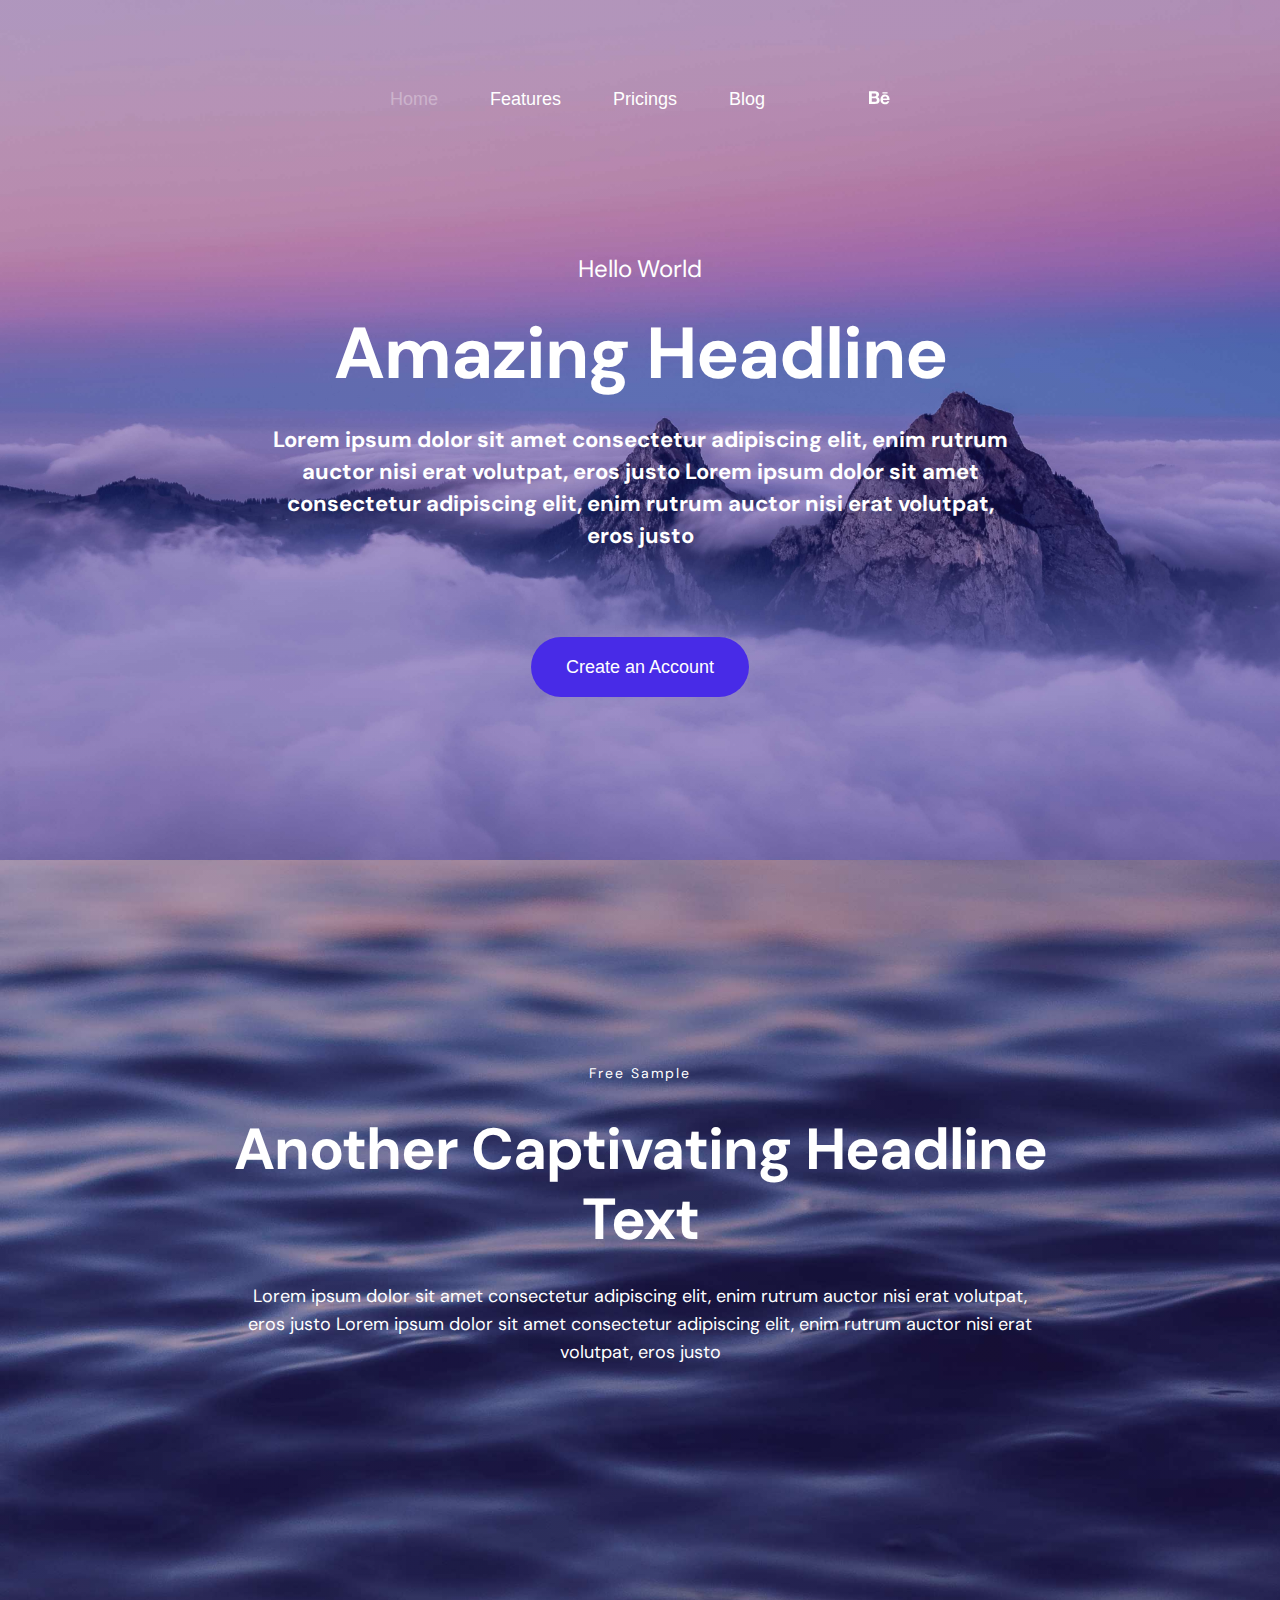
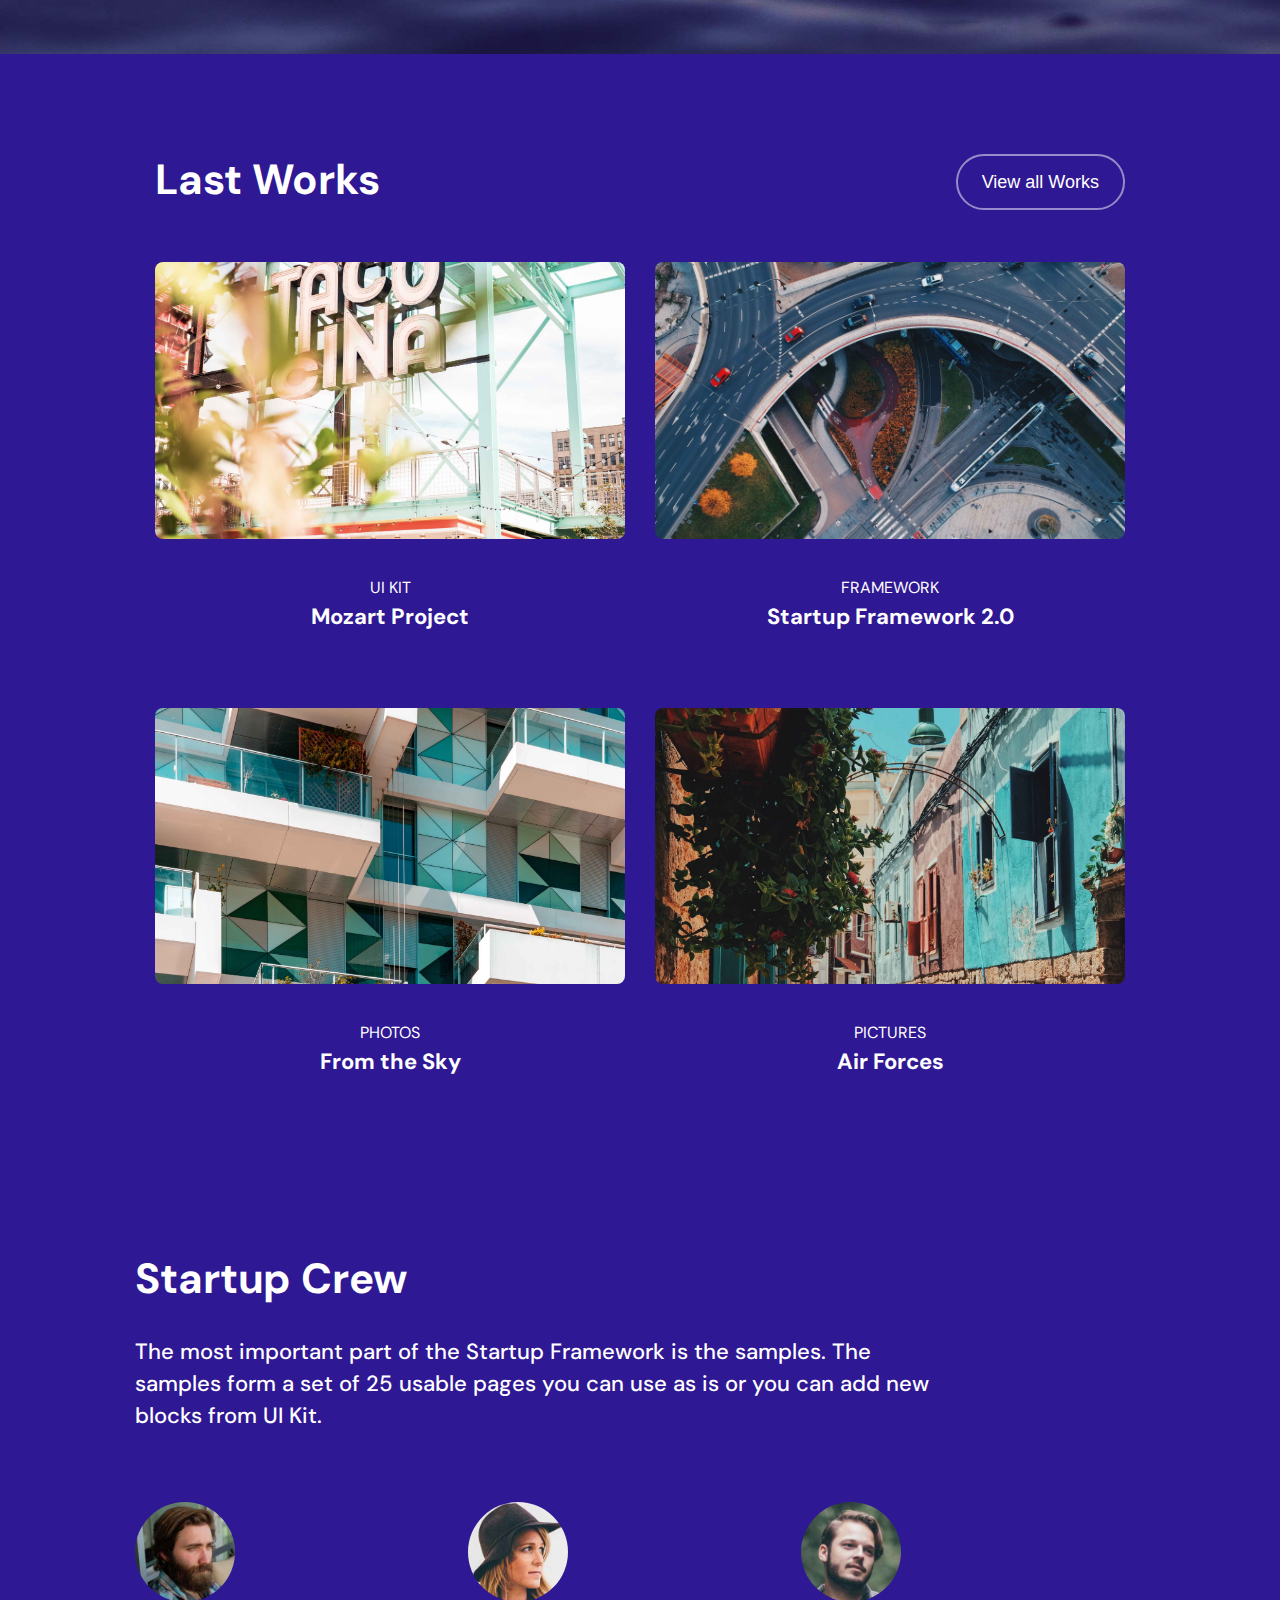
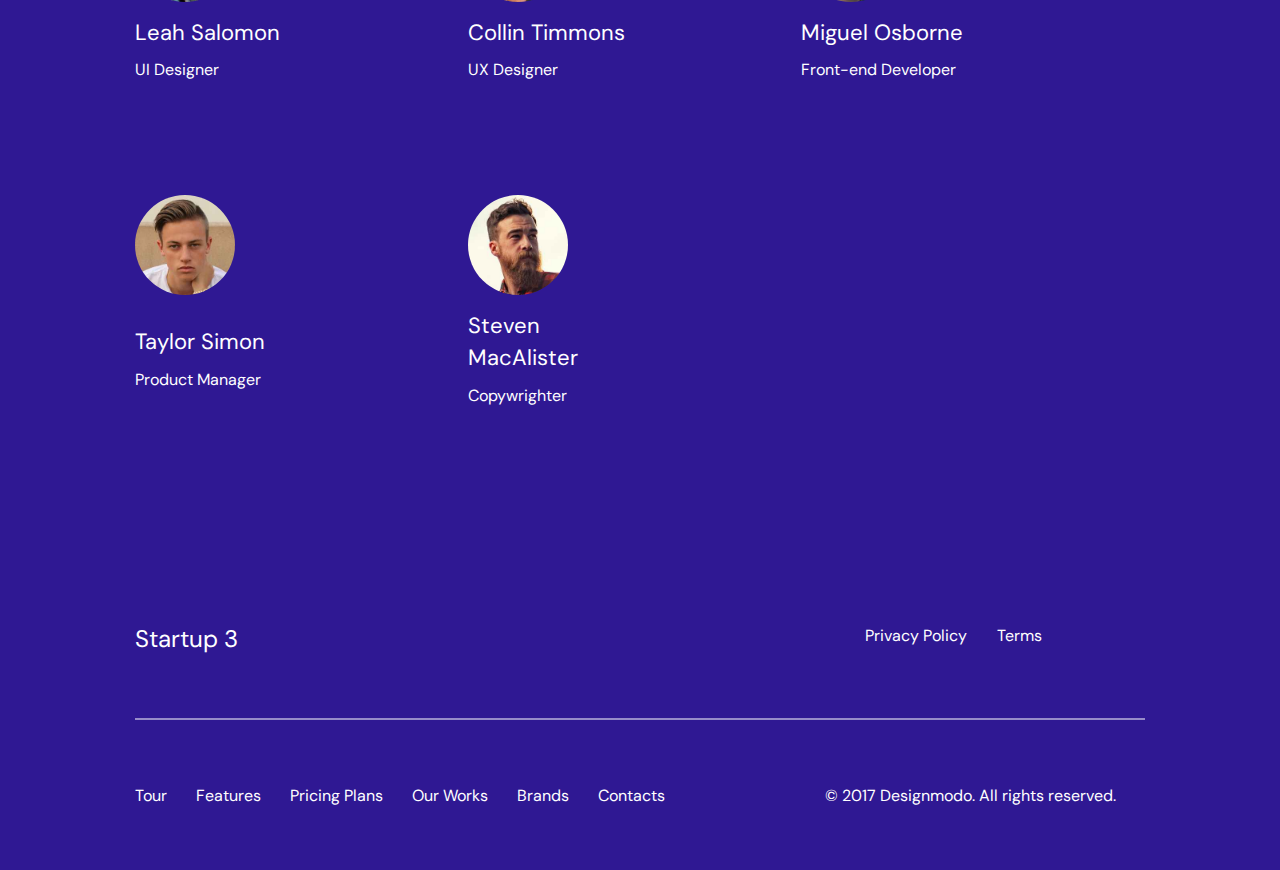
<file: index.html>
<!DOCTYPE html>
<html lang="en">
<head>
    <meta charset="UTF-8">
    <meta name="viewport" content="width=device-width, initial-scale=1.0">

    <link rel="stylesheet" href="https://cdnjs.cloudflare.com/ajax/libs/font-awesome/6.6.0/css/all.min.css" integrity="sha512-Kc323vGBEqzTmouAECnVceyQqyqdsSiqLQISBL29aUW4U/M7pSPA/gEUZQqv1cwx4OnYxTxve5UMg5GT6L4JJg==" crossorigin="anonymous" referrerpolicy="no-referrer" />
    <link rel="stylesheet" href="./css/global/fonts.css">
    <link rel="stylesheet" href="./css/global/base.css">

    <link rel="stylesheet" href="./css/atoms/headers-labels.css">
    <link rel="stylesheet" href="./css/atoms/button.css">
    <link rel="stylesheet" href="./css/atoms/work-card.css">

    <link rel="stylesheet" href="./css/components/nav.css">
    <link rel="stylesheet" href="./css/components/burger.css">
    <link rel="stylesheet" href="./css/components/mini-profile.css">
    <link rel="stylesheet" href="./css/components/footer.css">

    <link rel="stylesheet" href="./css/blocks/hero.css">
    <link rel="stylesheet" href="./css/blocks/content.css">
    <link rel="stylesheet" href="./css/blocks/showcase.css">
    <link rel="stylesheet" href="./css/blocks/team.css">
 

    <title>Marameo 2 - Code Connect</title>
</head>
<body>
    <div class="hero">
        <div class="component-container center-me-margin">
            <header class="nav">
                <div class="component-container nav-container">
                    <button class="nav-button properties-18-26 weight-500">
                        Home
                    </button>
                    <button class="nav-button properties-18-26 weight-500">
                        Features
                    </button>
                    <button class="nav-button properties-18-26 weight-500">
                        Pricings
                    </button>
                    <button class="nav-button properties-18-26 weight-500">
                        Blog
                    </button>
                    <button class="nav-button">
                        <!-- <i class="fa-sharp fa-regular fa-basketball" style="color: #ffffff;"></i> -->
                        <i class='fas fa-basketball-ball fa-2x' style='color:#ffffff'></i>
                    </button>
                        
                    <button class="nav-button properties-18-26 weight-500">
                        <img src="assets/images/be.svg" alt="">
                    </button>


<!--  -->
<div id="burger-menu">
    <span></span>
  </div>
  
  <div id="menu">
      <ul>
        <li><a href="#" class="nav-button properties-18-26 weight-500">
            Home
        </a></li>
        <li><a href="#" class="nav-button properties-18-26 weight-500">
            Features
        </a></li>
        <li><a href="#" class="nav-button properties-18-26 weight-500">
            Pricing
        </a></li>
        <li><a href="#" class="nav-button properties-18-26 weight-500">
            Blog
        </a></li>
        <li><a href="#">
            <i class='fas fa-basketball-ball fa-2x' style='color:#ffffff'></i>
        </a></li>
        <li><a href="#" class="nav-button properties-18-26 weight-500">
            <img src="assets/images/be.svg" alt="">
        </a></li>
      </ul>
  </div>
<!--  -->

            </header>

            <div class="hero-description center-me">
                <p class="properties-24-31 reset-me">
                    Hello World
                </p>
                <h1 class="reset-me">Amazing Headline</h1>

                <h5 class="reset-me">
                    Lorem ipsum dolor sit amet consectetur adipiscing elit, enim rutrum auctor nisi erat volutpat, eros justo Lorem ipsum dolor sit amet consectetur adipiscing elit, enim rutrum auctor nisi erat volutpat, eros justo
                </h5>

                <button class="hero button-border properties-18-26">Create an Account</button>
            </div>
            
        </div>
    </div>  

    <div class="content">
        <div class="component-container center-me-margin">
            <div class="content-description center-me">
                <p class="properties-14-26 reset-me">
                    Free Sample
                </p>
                <h2 class="reset-me">Another Captivating Headline Text</h2>

                <p class="reset-me properties-18-28">
                    Lorem ipsum dolor sit amet consectetur adipiscing elit, enim rutrum auctor nisi erat volutpat, eros justo Lorem ipsum dolor sit amet consectetur adipiscing elit, enim rutrum auctor nisi erat volutpat, eros justo
                </p>
            </div>
            
        </div>
    </div> 

    <div class="showcase">
        <div class="component-container center-me-margin">
            <div class="showcase-description center-me">

                <div class="showcase-intro center-me">
                    <h3>Last Works</h3>
                    <button class="showcase button-border properties-18-26">View all Works</button>
                </div>

                <div class="showcase-preview">
                    <div class="double-card one">
                        <div class="card-container center-me">
                            <img src="./assets/images/work1.jpg" alt="">
                            <p class="properties-14-16">UI Kit</p>
                            <h5>Mozart Project</h5>
                        </div>

                        <div class="card-container center-me">
                            <img src="./assets/images/work2.jpg" alt="">
                            <p class="properties-14-16">Framework</p>
                            <h5>Startup Framework 2.0</h5>
                        </div>
                    </div>

                    <div class="double-card two">
                        <div class="card-container center-me">
                            <img src="./assets/images/work3.jpg" alt="">
                            <p class="properties-14-16">Photos</p>
                            <h5 >From the Sky</h5>
                        </div>

                        <div class="card-container center-me">
                            <img src="./assets/images/work4.jpg" alt="">
                            <p class="properties-14-16">Pictures</p>
                            <h5>Air Forces</h5>
                        </div>
                    </div>
                    
                </div>
            </div>
            
        </div>
    </div> 

    <div class="team">
        <div class="component-container center-me-margin">
            <div class="team-container">
                <div class="team-intro">
                    <h3>Startup Crew</h3>
                    <h5 class="weight-500">The most important part of the Startup Framework is the samples. The samples form a set of 25 usable pages you can use as is or you can add new blocks from UI Kit.</h5>
                </div>

                <div class="team-profile">
                    <div class="profile-description">
                        <img src="./assets/images/profile1.jpg" alt="">
                        <div>
                            <h5>Leah Salomon</h5>
                            <p class="properties-16-26 reset-me">UI Designer</p>
                        </div>

                        <div class="socials">
                            <i class="fa-brands fa-twitter"></i>
                            <i class="fa-brands fa-square-facebook"></i>
                            <i class='fas fa-basketball-ball fa-2x' style='color:#ffffff'></i>
                            <i class="fa-brands fa-instagram"></i>
                        </div>
                    </div>

                    <div class="profile-description">
                        <img src="./assets/images/profile2.jpg" alt="">
                        <div>
                            <h5>Collin Timmons</h5>
                            <p class="properties-16-26 reset-me">UX Designer</p>
                        </div>
                        <div class="socials">
                            <i class="fa-brands fa-twitter"></i>
                            <i class='fas fa-basketball-ball fa-2x' style='color:#ffffff'></i>
                        </div>
                    </div>

                    <div class="profile-description">
                        <img src="./assets/images/profile3.jpg" alt="">
                        <div>
                            <h5>Miguel Osborne</h5>
                            <p class="properties-16-26 reset-me">Front-end Developer</p>
                        </div>
                        <div class="socials">
                            <i class="fa-brands fa-skype"></i>
                            <i class="fa-solid fa-m"></i>
                            <i class="fa-brands fa-git"></i>
                        </div>
                    </div>

                    <div class="profile-description">
                        <img src="./assets/images/profile4.jpg" alt="">
                        <div>
                            <h5>Taylor Simon</h5>
                            <p class="properties-16-26 reset-me">Product Manager</p>
                        </div>
                        <div class="socials">
                            <i class="fa-brands fa-twitter"></i>
                            <i class="fa-brands fa-instagram"></i>
                        </div>
                    </div>

                    <div class="profile-description">
                        <img src="./assets/images/profile5.jpg" alt="">
                        <div>
                            <h5>Steven MacAlister</h5>
                            <p class="properties-16-26 reset-me">Copywrighter</p>
                        </div>
                        <div class="socials">
                            <i class="fa-brands fa-twitter"></i>
                        </div>
                    </div>

                    <!--  -->

                    <!--  -->




                </div>
            </div>
        </div>
    </div>

    <footer class="footer">
        <div class="component-container center-me-margin">
            <div class="final-context">
                <div class="top-footer">
                    <div class="startup3">
                        <p class="properties-24-31">Startup 3</p>
                    </div>
                    <div class="footer-privacy">
                        <div>
                            <p class="properties-16-26">Privacy Policy</p>
                            <p class="properties-16-26">Terms</p>
                        </div>
                        

                        <div class="footer-socials">
                            <i class="fa-brands fa-twitter"></i>
                        <i class="fa-brands fa-facebook-f"></i>
                        <i class="fa-brands fa-google-plus-g"></i>

                        </div>
                    </div>
                </div>
                <div class="bottom-footer">
                    <div class="sub-bottom-footer-top">
                        <p class="properties-16-26">Tour</p>
                        <p class="properties-16-26">Features</p>
                        <p class="properties-16-26">Pricing Plans</p>
                        <p class="properties-16-26">Our Works</p>
                        <p class="properties-16-26">Brands</p>
                        <p class="properties-16-26">Contacts</p>
                    </div>                    
                    <p class="properties-16-26">© 2017 Designmodo. All rights reserved.</p>
                </div>
            </div>
        </div>
    </footer>
    

    <script src="js/script.js"></script>
    
</body>
</html>
</file>
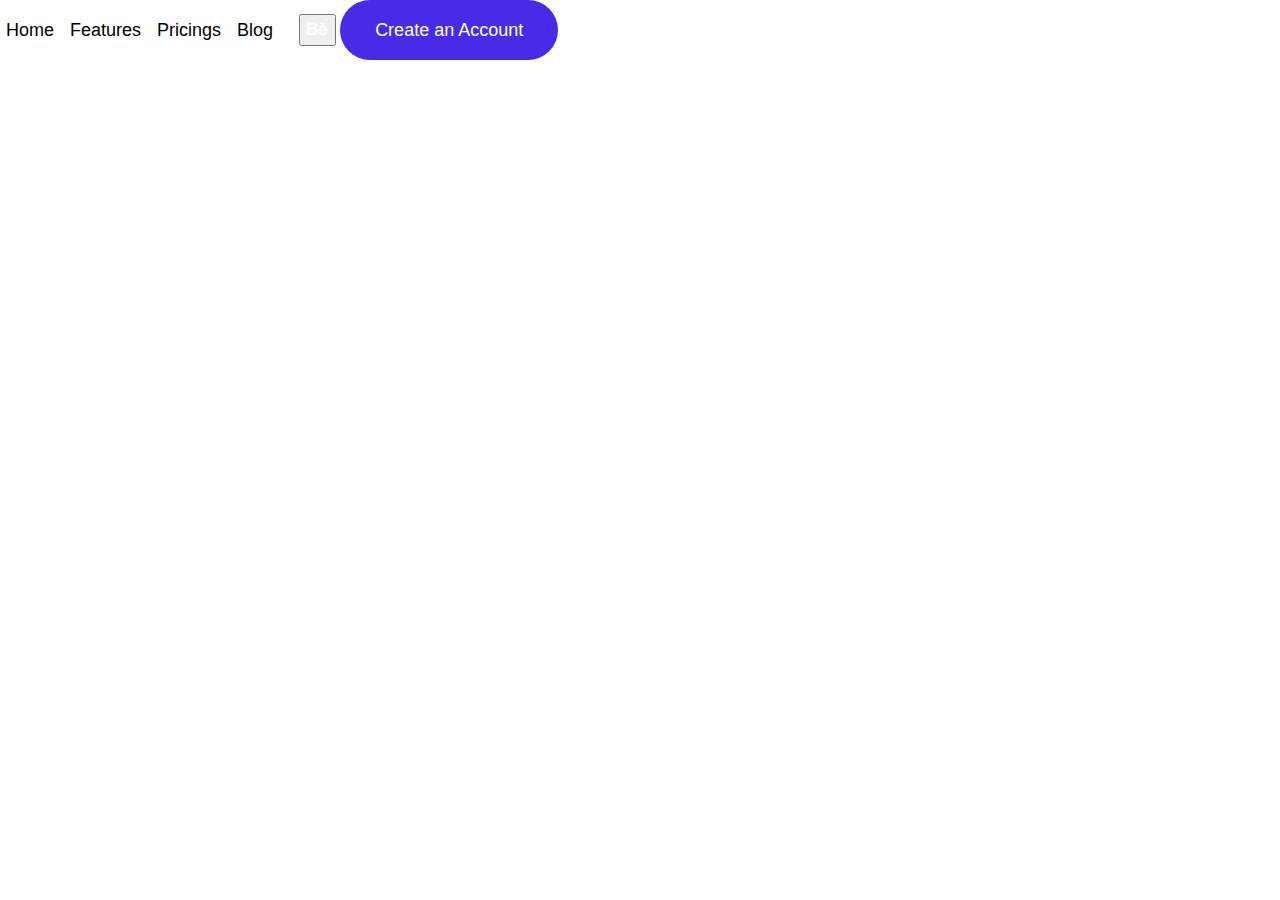
<file: atoms/button.html>
<!DOCTYPE html>
<html lang="en">
<head>
    <meta charset="UTF-8">
    <meta name="viewport" content="width=device-width, initial-scale=1.0">
    <link rel="stylesheet" href="https://cdnjs.cloudflare.com/ajax/libs/font-awesome/6.6.0/css/all.min.css" integrity="sha512-Kc323vGBEqzTmouAECnVceyQqyqdsSiqLQISBL29aUW4U/M7pSPA/gEUZQqv1cwx4OnYxTxve5UMg5GT6L4JJg==" crossorigin="anonymous" referrerpolicy="no-referrer" />
    <link rel="stylesheet" href="../css/global/fonts.css">
    <link rel="stylesheet" href="../css/global/base.css">

    <link rel="stylesheet" href="../css/atoms/headers-labels.css">
    <link rel="stylesheet" href="../css/atoms/button.css">

    <title>Buttons</title>
</head>
<body>

    <!-- NAV BUTTONS -->

    <button class="nav-button properties-18-26 weight-500">
        Home
    </button>
    <button class="nav-button properties-18-26 weight-500">
        Features
    </button>
    <button class="nav-button properties-18-26 weight-500">
        Pricings
    </button>
    <button class="nav-button properties-18-26 weight-500">
        Blog
    </button>
    <button class="nav-button">
        <!-- <i class="fa-sharp fa-regular fa-basketball" style="color: #ffffff;"></i> -->
        <i class='fas fa-basketball-ball fa-2x' style='color:#000000'></i>
    </button>
        
    <button class="properties-18-26 weight-500">
        <img src="../assets/images/be.svg" alt="">
    </button>

    <!-- HERO -->

    <button class="hero button-border properties-18-26">Create an Account</button>

    <!-- SHOWCASE -->
    <button class="showcase button-border properties-18-26">View All Works</button>

    
</body>
</html>
</file>
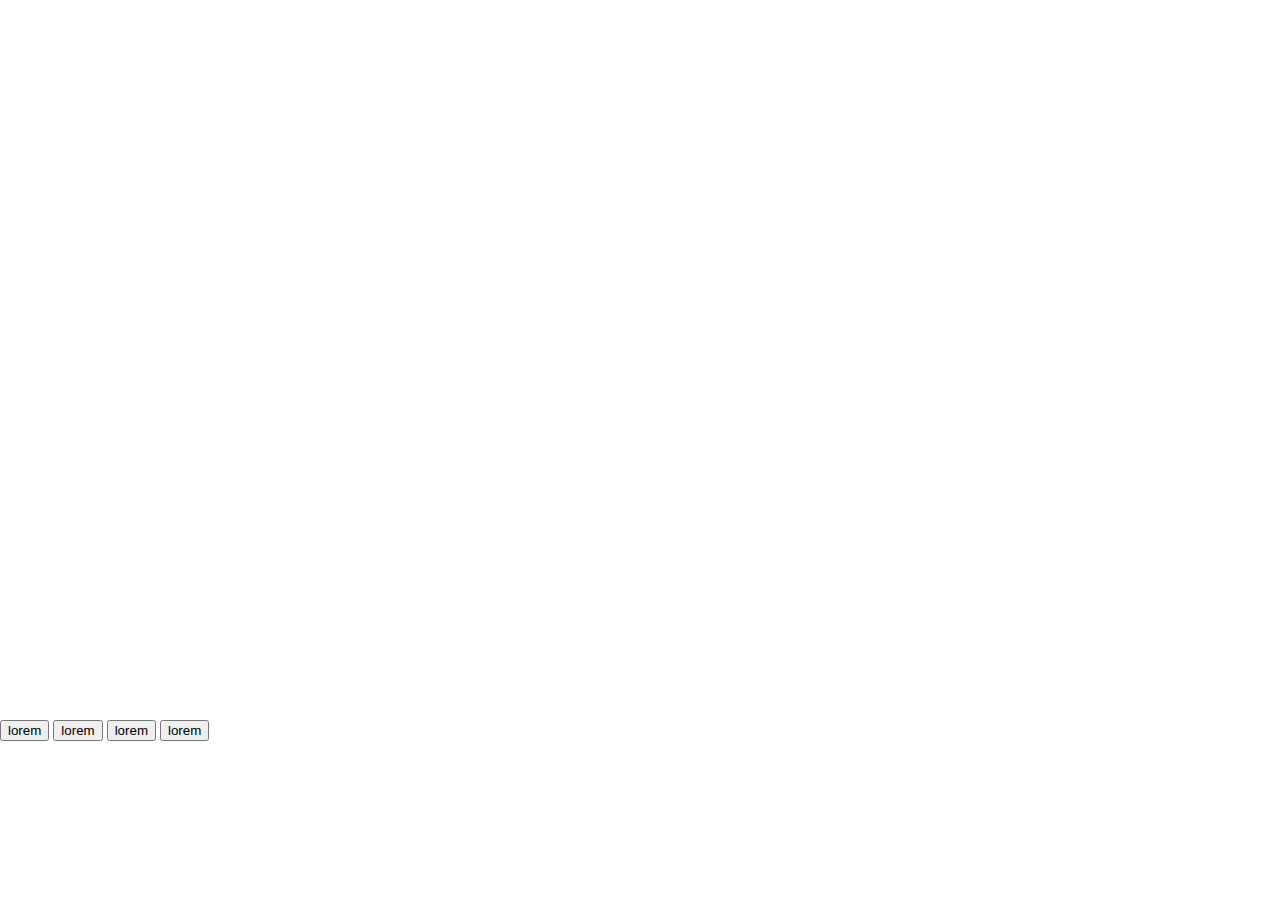
<file: atoms/headers-labels.html>
<!DOCTYPE html>
<html lang="en">
<head>
    <meta charset="UTF-8">
    <meta name="viewport" content="width=device-width, initial-scale=1.0">
    <link rel="stylesheet" href="../css/global/fonts.css">
    <link rel="stylesheet" href="../css/atoms/headers-labels.css">
    <link rel="stylesheet" href="../css/global/base.css">
    <title>Headers and Labels</title>
</head>
<body>

    <h1>Lorem ipsum dolor sit amet consectetur adipisicing elit. Aut, consectetur!</h1>
    <h2>Lorem ipsum, dolor sit amet consectetur adipisicing elit. Neque, eius.</h2>
    <h3>Lorem ipsum dolor sit amet consectetur adipisicing elit. Error, non?</h3>
    <h5>Lorem ipsum dolor sit, amet consectetur adipisicing elit. Similique, quia?</h5>

    <p class="properties-21-31">lorem</p>
    <p class="properties-14-26">lorem</p>
    <p class="properties-18-28">lorem</p>
    <p class="properties-16-26">lorem</p>

    <!-- NAV BUTTON -->
     <button class="nav-clear-button">lorem</button>
     <button class="nav-clear-button">lorem</button>
     <button class="nav-clear-button">lorem</button>
     <button class="nav-clear-button">lorem</button>

     
    
</body>
</html>
</file>
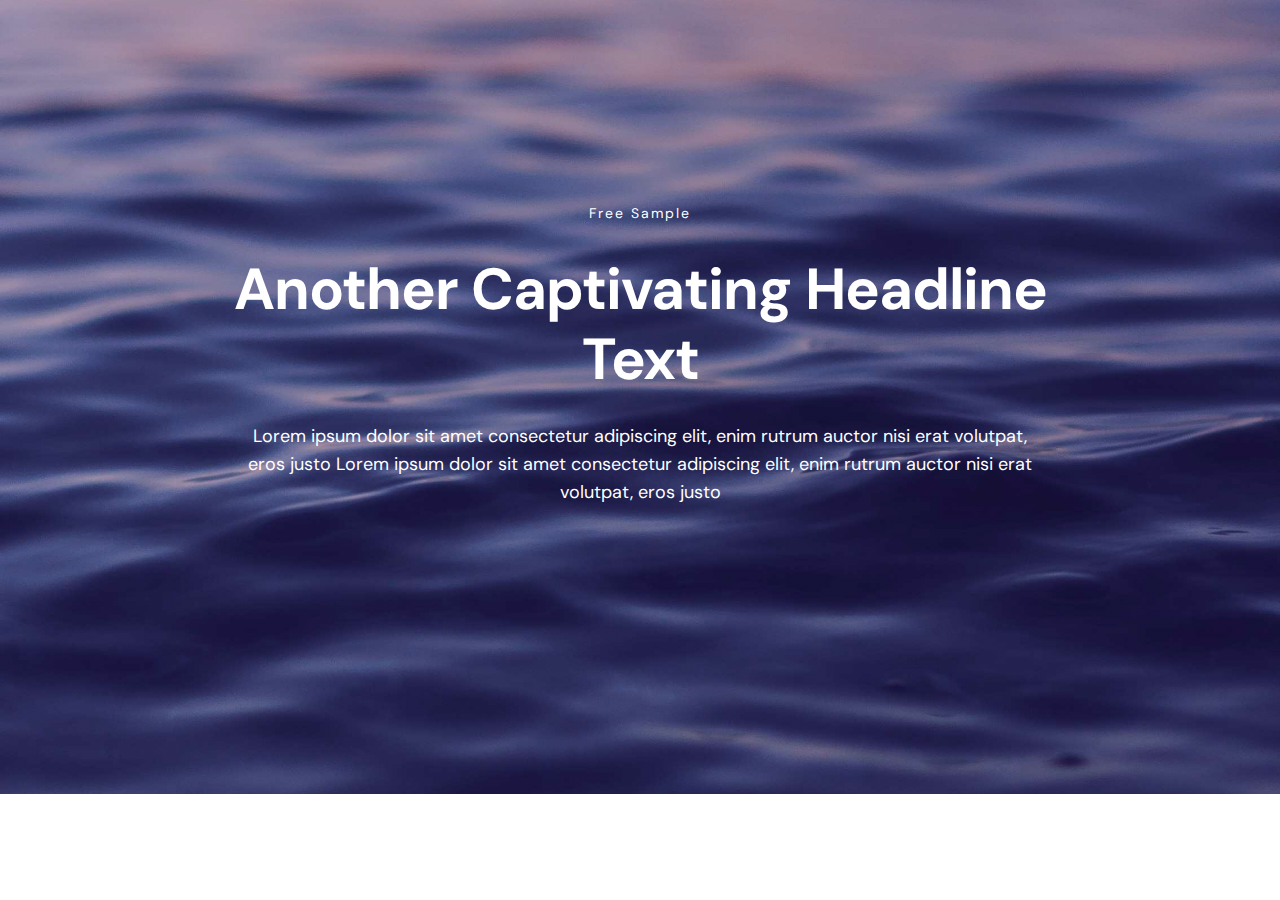
<file: blocks/content.html>
<!DOCTYPE html>
<html lang="en">
<head>
    <meta charset="UTF-8">
    <meta name="viewport" content="width=device-width, initial-scale=1.0">
    <link rel="stylesheet" href="https://cdnjs.cloudflare.com/ajax/libs/font-awesome/6.6.0/css/all.min.css" integrity="sha512-Kc323vGBEqzTmouAECnVceyQqyqdsSiqLQISBL29aUW4U/M7pSPA/gEUZQqv1cwx4OnYxTxve5UMg5GT6L4JJg==" crossorigin="anonymous" referrerpolicy="no-referrer" />
    <link rel="stylesheet" href="../css/global/fonts.css">
    <link rel="stylesheet" href="../css/global/base.css">

    <link rel="stylesheet" href="../css/atoms/headers-labels.css">
    <link rel="stylesheet" href="../css/atoms/button.css">

    <link rel="stylesheet" href="../css/components/nav.css">

    <link rel="stylesheet" href="../css/blocks/hero.css">
    <link rel="stylesheet" href="../css/blocks/content.css">

    <title>Document</title>
</head>
<body>

    <div class="content">
        <div class="component-container">
            <div class="content-description center-me">
                <p class="properties-14-26 reset-me">
                    Free Sample
                </p>
                <h2 class="reset-me">Another Captivating Headline Text</h2>

                <p class="reset-me properties-18-28">
                    Lorem ipsum dolor sit amet consectetur adipiscing elit, enim rutrum auctor nisi erat volutpat, eros justo Lorem ipsum dolor sit amet consectetur adipiscing elit, enim rutrum auctor nisi erat volutpat, eros justo
                </p>
            </div>
            
        </div>
    </div>   
    
</body>
</html>
</file>
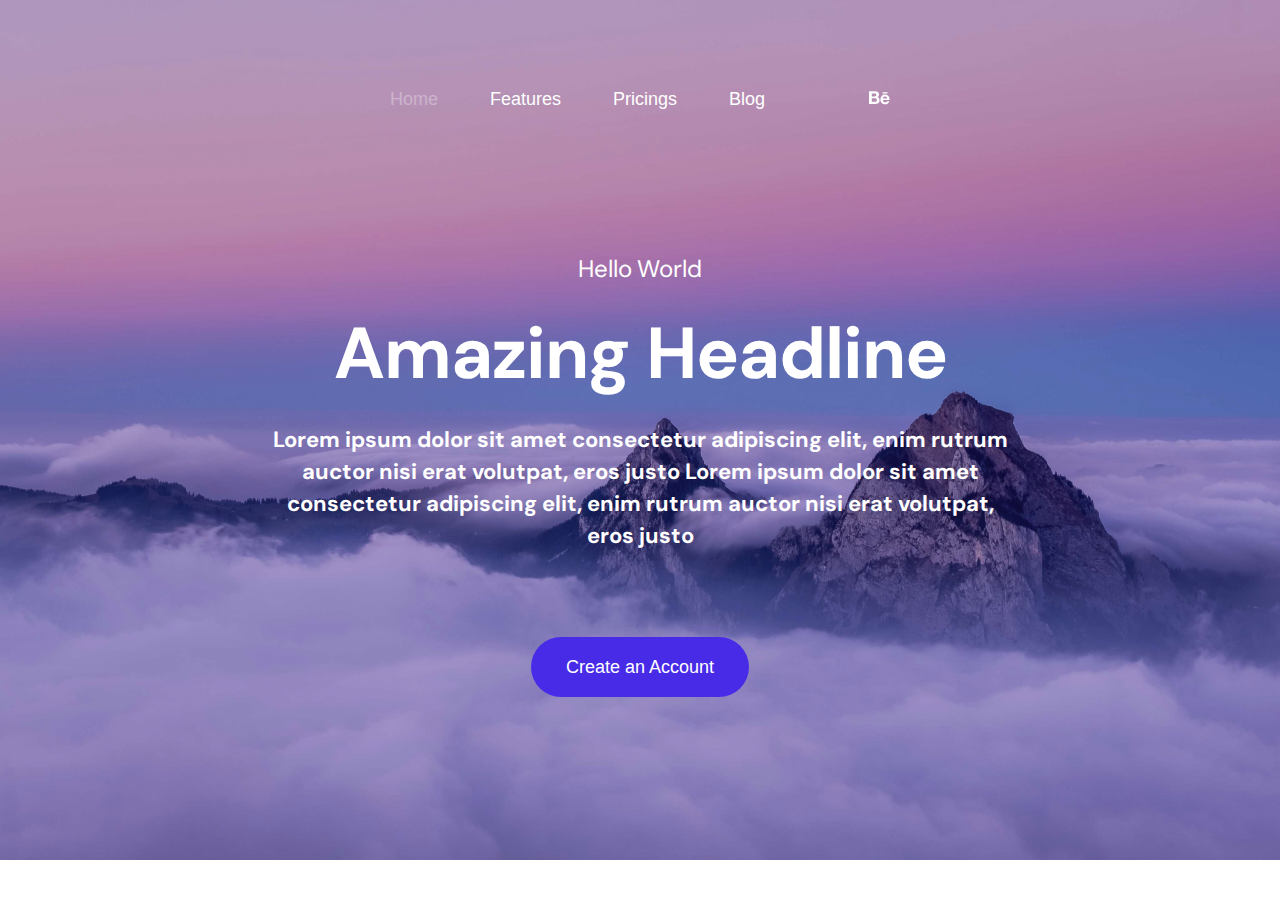
<file: blocks/hero.html>
<!DOCTYPE html>
<html lang="en">
<head>
    <meta charset="UTF-8">
    <meta name="viewport" content="width=device-width, initial-scale=1.0">

    <link rel="stylesheet" href="https://cdnjs.cloudflare.com/ajax/libs/font-awesome/6.6.0/css/all.min.css" integrity="sha512-Kc323vGBEqzTmouAECnVceyQqyqdsSiqLQISBL29aUW4U/M7pSPA/gEUZQqv1cwx4OnYxTxve5UMg5GT6L4JJg==" crossorigin="anonymous" referrerpolicy="no-referrer" />
    <link rel="stylesheet" href="../css/global/fonts.css">
    <link rel="stylesheet" href="../css/global/base.css">

    <link rel="stylesheet" href="../css/atoms/headers-labels.css">
    <link rel="stylesheet" href="../css/atoms/button.css">

    <link rel="stylesheet" href="../css/components/nav.css">

    <link rel="stylesheet" href="../css/blocks/hero.css">
    <title>Document</title>
</head>
<body>
    <div class="hero">
        <div class="component-container">
            <header class="nav">
                <div class="component-container nav-container">
                    <button class="nav-button properties-18-26 weight-500">
                        Home
                    </button>
                    <button class="nav-button properties-18-26 weight-500">
                        Features
                    </button>
                    <button class="nav-button properties-18-26 weight-500">
                        Pricings
                    </button>
                    <button class="nav-button properties-18-26 weight-500">
                        Blog
                    </button>
                    <button class="nav-button">
                        <!-- <i class="fa-sharp fa-regular fa-basketball" style="color: #ffffff;"></i> -->
                        <i class='fas fa-basketball-ball fa-2x' style='color:#ffffff'></i>
                    </button>
                        
                    <button class="nav-button properties-18-26 weight-500">
                        <img src="../assets/images/be.svg" alt="">
                    </button>
                </div>
            </header>

            <div class="hero-description center-me">
                <p class="properties-24-31 reset-me">
                    Hello World
                </p>
                <h1 class="reset-me">Amazing Headline</h1>

                <h5 class="reset-me">
                    Lorem ipsum dolor sit amet consectetur adipiscing elit, enim rutrum auctor nisi erat volutpat, eros justo Lorem ipsum dolor sit amet consectetur adipiscing elit, enim rutrum auctor nisi erat volutpat, eros justo
                </h5>

                <button class="hero button-border properties-18-26">Create an Account</button>
            </div>
            
        </div>
    </div>    
</body>
</html>
</file>
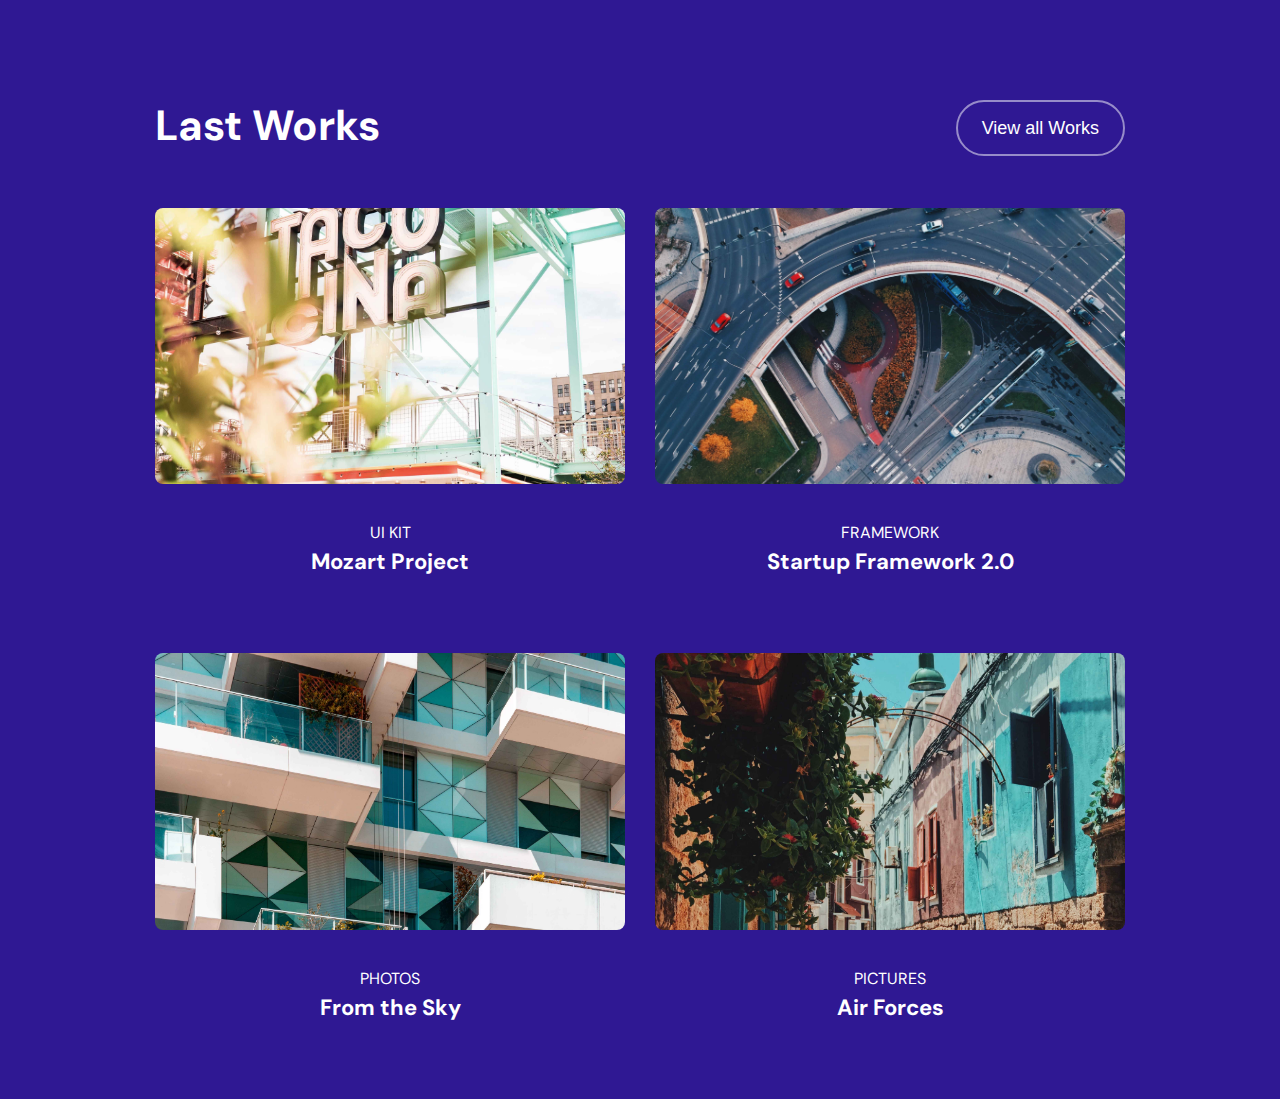
<file: blocks/showcase.html>
<!DOCTYPE html>
<html lang="en">
<head>
    <meta charset="UTF-8">
    <meta name="viewport" content="width=device-width, initial-scale=1.0">

    <link rel="stylesheet" href="https://cdnjs.cloudflare.com/ajax/libs/font-awesome/6.6.0/css/all.min.css" integrity="sha512-Kc323vGBEqzTmouAECnVceyQqyqdsSiqLQISBL29aUW4U/M7pSPA/gEUZQqv1cwx4OnYxTxve5UMg5GT6L4JJg==" crossorigin="anonymous" referrerpolicy="no-referrer" />
    <link rel="stylesheet" href="../css/global/fonts.css">
    <link rel="stylesheet" href="../css/global/base.css">

    <link rel="stylesheet" href="../css/atoms/headers-labels.css">
    <link rel="stylesheet" href="../css/atoms/button.css">
    <link rel="stylesheet" href="../css/atoms/work-card.css">

    <link rel="stylesheet" href="../css/components/nav.css">

    <link rel="stylesheet" href="../css/blocks/hero.css">
    <link rel="stylesheet" href="../css/blocks/content.css">
    <link rel="stylesheet" href="../css/blocks/showcase.css">

    <title>Document</title>
</head>
<body>

    <div class="showcase">
        <div class="component-container">
            <div class="showcase-description center-me">

                <div class="showcase-intro center-me">
                    <h3>Last Works</h3>
                    <button class="showcase button-border properties-18-26">View all Works</button>
                </div>

                <div class="showcase-preview">
                    <div class="double-card one">
                        <div class="card-container center-me">
                            <img src="../assets/images/work1.jpg" alt="">
                            <p class="properties-14-16">UI Kit</p>
                            <h5>Mozart Project</h5>
                        </div>

                        <div class="card-container center-me">
                            <img src="../assets/images/work2.jpg" alt="">
                            <p class="properties-14-16">Framework</p>
                            <h5>Startup Framework 2.0</h5>
                        </div>
                    </div>

                    <div class="double-card two">
                        <div class="card-container center-me">
                            <img src="../assets/images/work3.jpg" alt="">
                            <p class="properties-14-16">Photos</p>
                            <h5 >From the Sky</h5>
                        </div>

                        <div class="card-container center-me">
                            <img src="../assets/images/work4.jpg" alt="">
                            <p class="properties-14-16">Pictures</p>
                            <h5>Air Forces</h5>
                        </div>
                    </div>
                    
                </div>
            </div>
            
        </div>
    </div>   
    
</body>
</html>
</file>
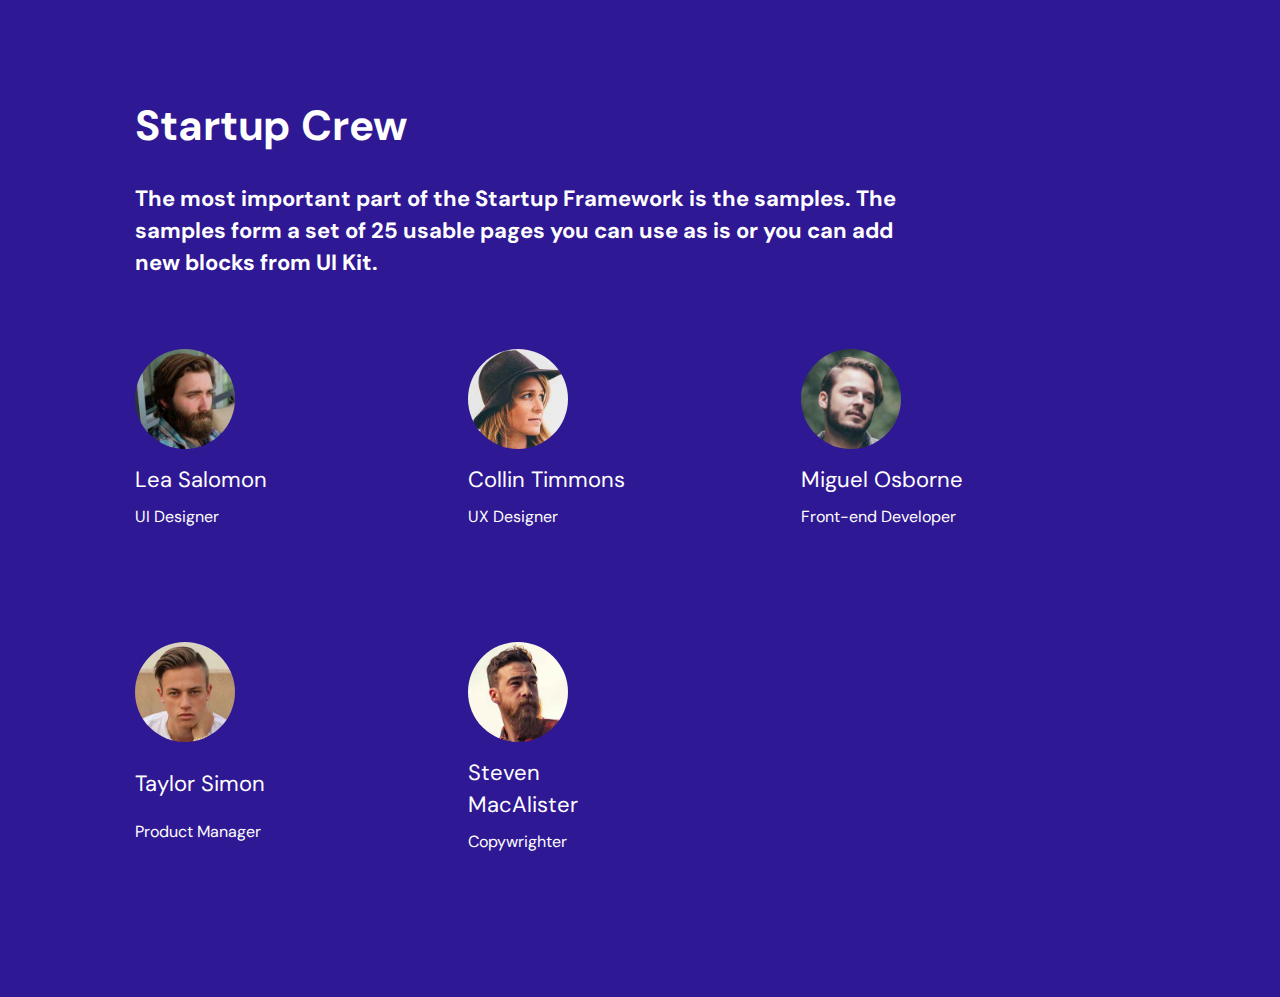
<file: blocks/team.html>
<!DOCTYPE html>
<html lang="en">
<head>
    <meta charset="UTF-8">
    <meta name="viewport" content="width=device-width, initial-scale=1.0">
    <link rel="stylesheet" href="https://cdnjs.cloudflare.com/ajax/libs/font-awesome/6.6.0/css/all.min.css" integrity="sha512-Kc323vGBEqzTmouAECnVceyQqyqdsSiqLQISBL29aUW4U/M7pSPA/gEUZQqv1cwx4OnYxTxve5UMg5GT6L4JJg==" crossorigin="anonymous" referrerpolicy="no-referrer" />
    <link rel="stylesheet" href="../css/global/fonts.css">
    <link rel="stylesheet" href="../css/global/base.css">

    <link rel="stylesheet" href="../css/atoms/headers-labels.css">
    <link rel="stylesheet" href="../css/atoms/button.css">
    <link rel="stylesheet" href="../css/atoms/work-card.css">

    <link rel="stylesheet" href="../css/components/nav.css">
    <link rel="stylesheet" href="../css/components/mini-profile.css">


    <link rel="stylesheet" href="../css/blocks/hero.css">
    <link rel="stylesheet" href="../css/blocks/content.css">
    <link rel="stylesheet" href="../css/blocks/showcase.css">
    <link rel="stylesheet" href="../css/blocks/team.css">


    <title>Document</title>
</head>
<body>

    <div class="team">
        <div class="component-container">
            <div class="team-container">
                <div class="team-intro">
                    <h3>Startup Crew</h3>
                    <h5>The most important part of the Startup Framework is the samples. The samples form a set of 25 usable pages you can use as is or you can add new blocks from UI Kit.</h5>
                </div>

                <div class="team-profile">

                    <div class="profile-description">
                        <img src="../assets/images/profile1.jpg" alt="">
                        <h5>Lea Salomon</h5>
                        <p class="properties-16-26 reset-me">UI Designer</p>
                
                        <div class="socials">
                            <i class="fa-brands fa-twitter"></i>
                            <i class="fa-brands fa-square-facebook"></i>
                            <i class='fas fa-basketball-ball fa-2x' style='color:#ffffff'></i>
                            <i class="fa-brands fa-instagram"></i>
                        </div>
                    </div>

                    <div class="profile-description">
                        <img src="../assets/images/profile2.jpg" alt="">
                        <h5>Collin Timmons</h5>
                        <p class="properties-16-26 reset-me">UX Designer</p>
                
                        <div class="socials">
                            <i class="fa-brands fa-twitter"></i>

                            <i class='fas fa-basketball-ball fa-2x' style='color:#ffffff'></i>
                            
                        </div>
                    </div>

                    <div class="profile-description">
                        <img src="../assets/images/profile3.jpg" alt="">
                        <h5>Miguel Osborne</h5>
                        <p class="properties-16-26 reset-me">Front-end Developer</p>
                
                        <div class="socials">
                            <i class="fa-brands fa-skype"></i>
                            <i class="fa-solid fa-m"></i>
                            <i class="fa-brands fa-git"></i>
                        </div>
                    </div>

                    <div class="profile-description">
                        <img src="../assets/images/profile4.jpg" alt="">
                        <h5>Taylor Simon</h5>
                        <p class="properties-16-26 reset-me">Product Manager</p>
                
                        <div class="socials">
                            <i class="fa-brands fa-twitter"></i>
                            <i class="fa-brands fa-instagram"></i>
                        </div>
                    </div>

                    <div class="profile-description">
                        <img src="../assets/images/profile5.jpg" alt="">
                        <h5>Steven MacAlister</h5>
                        <p class="properties-16-26 reset-me">Copywrighter</p>
                
                        <div class="socials">
                            <i class="fa-brands fa-twitter"></i>
                            
                        </div>
                    </div>


                </div>
            </div>
        </div>
    </div>
    
</body>
</html>
</file>
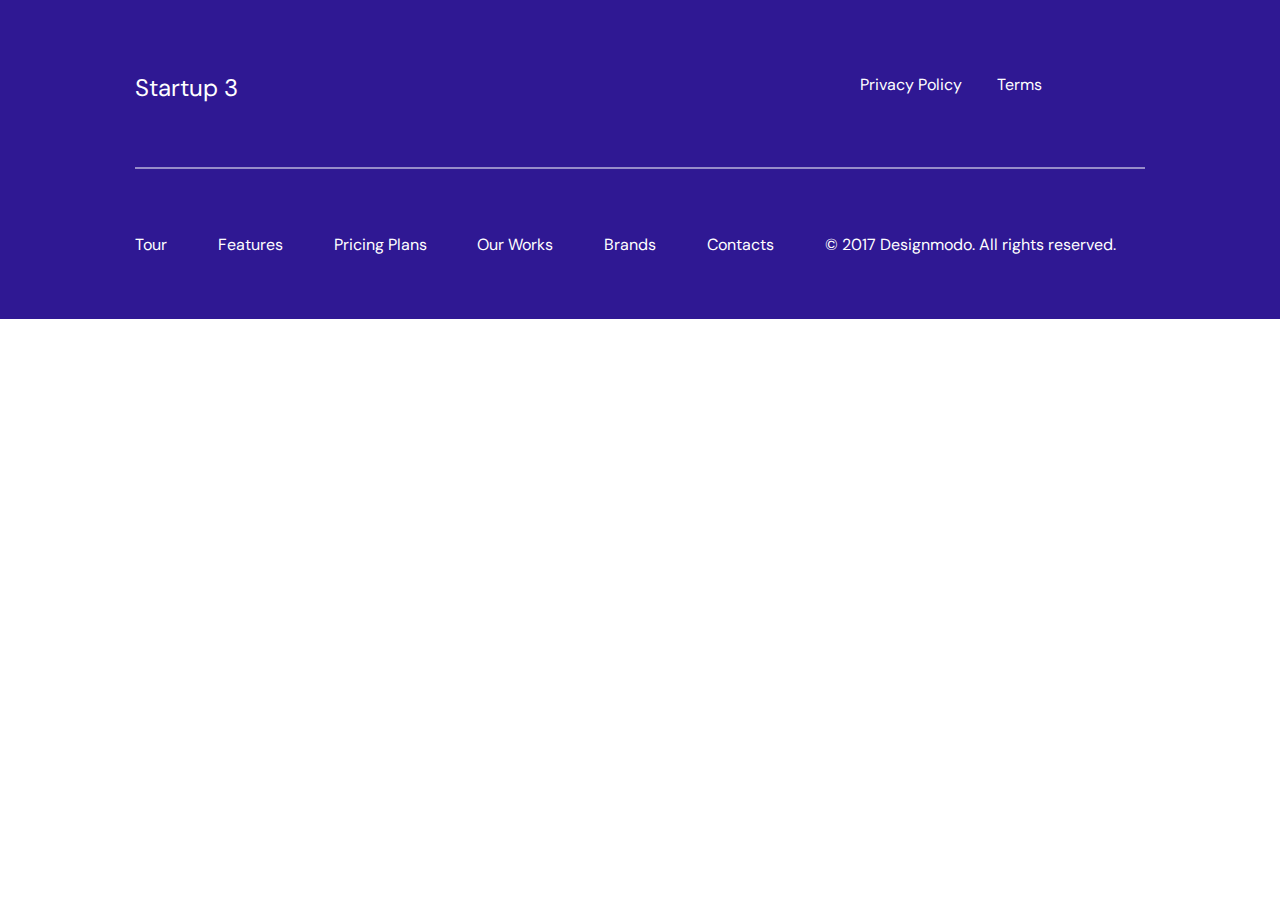
<file: components/footer.html>
<!DOCTYPE html>
<html lang="en">
<head>
    <meta charset="UTF-8">
    <meta name="viewport" content="width=device-width, initial-scale=1.0">

    <link rel="stylesheet" href="https://cdnjs.cloudflare.com/ajax/libs/font-awesome/6.6.0/css/all.min.css" integrity="sha512-Kc323vGBEqzTmouAECnVceyQqyqdsSiqLQISBL29aUW4U/M7pSPA/gEUZQqv1cwx4OnYxTxve5UMg5GT6L4JJg==" crossorigin="anonymous" referrerpolicy="no-referrer" />
    <link rel="stylesheet" href="../css/global/fonts.css">
    <link rel="stylesheet" href="../css/global/base.css">

    <link rel="stylesheet" href="../css/atoms/headers-labels.css">
    <link rel="stylesheet" href="../css/atoms/button.css">
    <link rel="stylesheet" href="../css/atoms/work-card.css">

    <link rel="stylesheet" href="../css/components/nav.css">
    <link rel="stylesheet" href="../css/components/mini-profile.css">
    <link rel="stylesheet" href="../css/components/footer.css">


    <title>Document</title>
</head>
<body>
    <footer class="footer">
        <div class="component-container">
            <div class="final-context">
                <div class="top-footer">
                    <div class="startup3">
                        <p class="properties-24-31">Startup 3</p>
                    </div>
                    <div class="footer-privacy">
                        <p class="properties-16-26">Privacy Policy</p>
                        <p class="properties-16-26">Terms</p>

                        <div class="footer-socials">
                            <i class="fa-brands fa-twitter"></i>
                        <i class="fa-brands fa-facebook-f"></i>
                        <i class="fa-brands fa-google-plus-g"></i>

                        </div>
                    </div>
                </div>
                <div class="bottom-footer">
                    <p class="properties-16-26">Tour</p>
                    <p class="properties-16-26">Features</p>
                    <p class="properties-16-26">Pricing Plans</p>
                    <p class="properties-16-26">Our Works</p>
                    <p class="properties-16-26">Brands</p>
                    <p class="properties-16-26">Contacts</p>
                    <p class="properties-16-26">© 2017 Designmodo. All rights reserved.</p>
                </div>
            </div>
        </div>

    </footer>
</body>
</html>
</file>
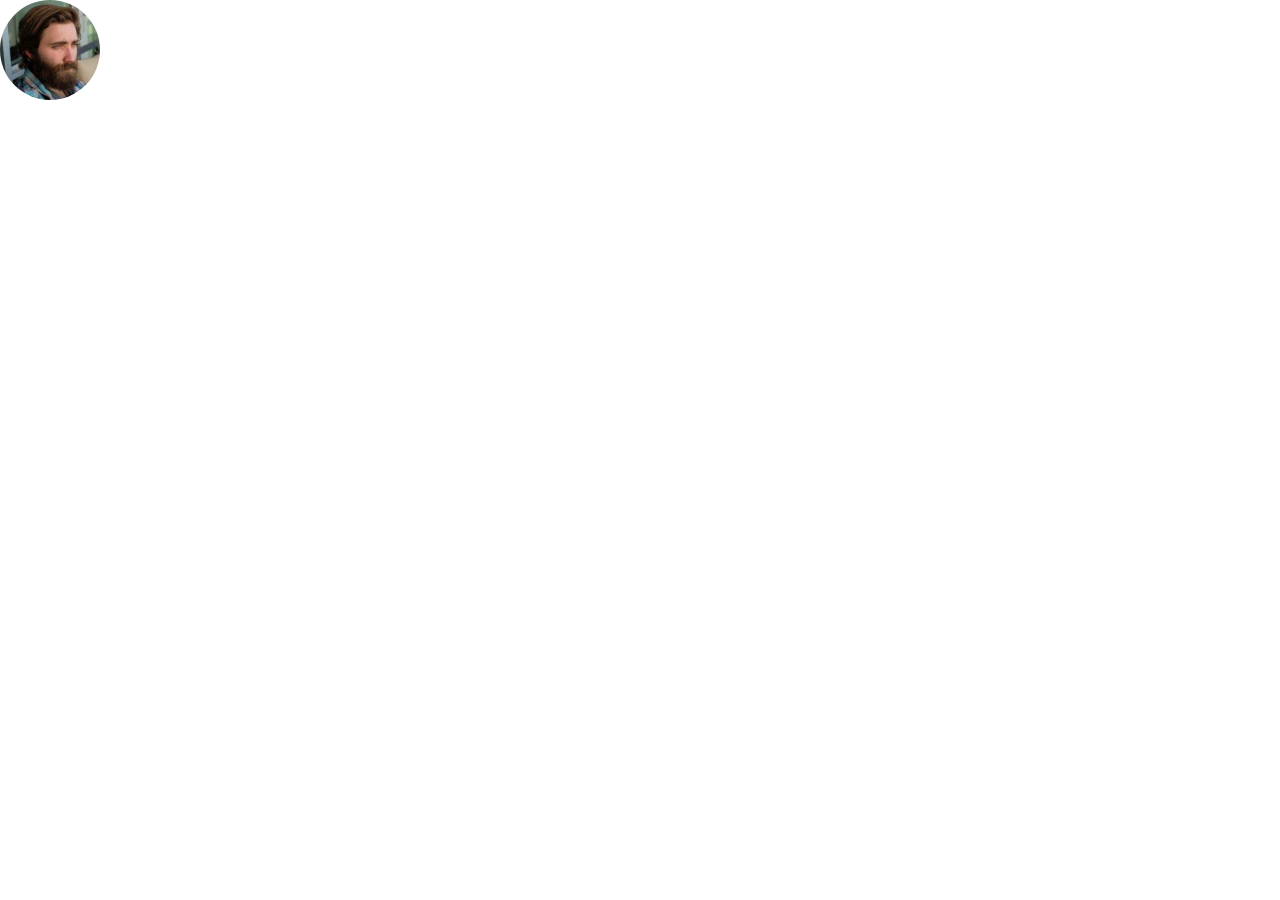
<file: components/mini-profile.html>
<!DOCTYPE html>
<html lang="en">
<head>
    <meta charset="UTF-8">
    <meta name="viewport" content="width=device-width, initial-scale=1.0">

    <link rel="stylesheet" href="https://cdnjs.cloudflare.com/ajax/libs/font-awesome/6.6.0/css/all.min.css" integrity="sha512-Kc323vGBEqzTmouAECnVceyQqyqdsSiqLQISBL29aUW4U/M7pSPA/gEUZQqv1cwx4OnYxTxve5UMg5GT6L4JJg==" crossorigin="anonymous" referrerpolicy="no-referrer" />
    <link rel="stylesheet" href="../css/global/fonts.css">
    <link rel="stylesheet" href="../css/global/base.css">

    <link rel="stylesheet" href="../css/atoms/headers-labels.css">
    <link rel="stylesheet" href="../css/atoms/button.css">
    <link rel="stylesheet" href="../css/atoms/work-card.css">

    <link rel="stylesheet" href="../css/components/nav.css">
    <link rel="stylesheet" href="../css/components/mini-profile.css">


    <link rel="stylesheet" href="../css/blocks/hero.css">
    <link rel="stylesheet" href="../css/blocks/content.css">
    <link rel="stylesheet" href="../css/blocks/showcase.css">


    <title>Document</title>
</head>
<body>

    <div class="profile-description">
        <img src="../assets/images/profile1.jpg" alt="">
        <h5>Lea Salomon</h5>
        <p class="properties-16-26 reset-me">UI Designer</p>

        <div class="socials">
            <i class="fa-brands fa-twitter"></i>
            <i class="fa-brands fa-square-facebook"></i>
            <i class='fas fa-basketball-ball fa-2x' style='color:#ffffff'></i>
            <i class="fa-brands fa-instagram"></i>
        </div>
    </div>
    
</body>
</html>
</file>
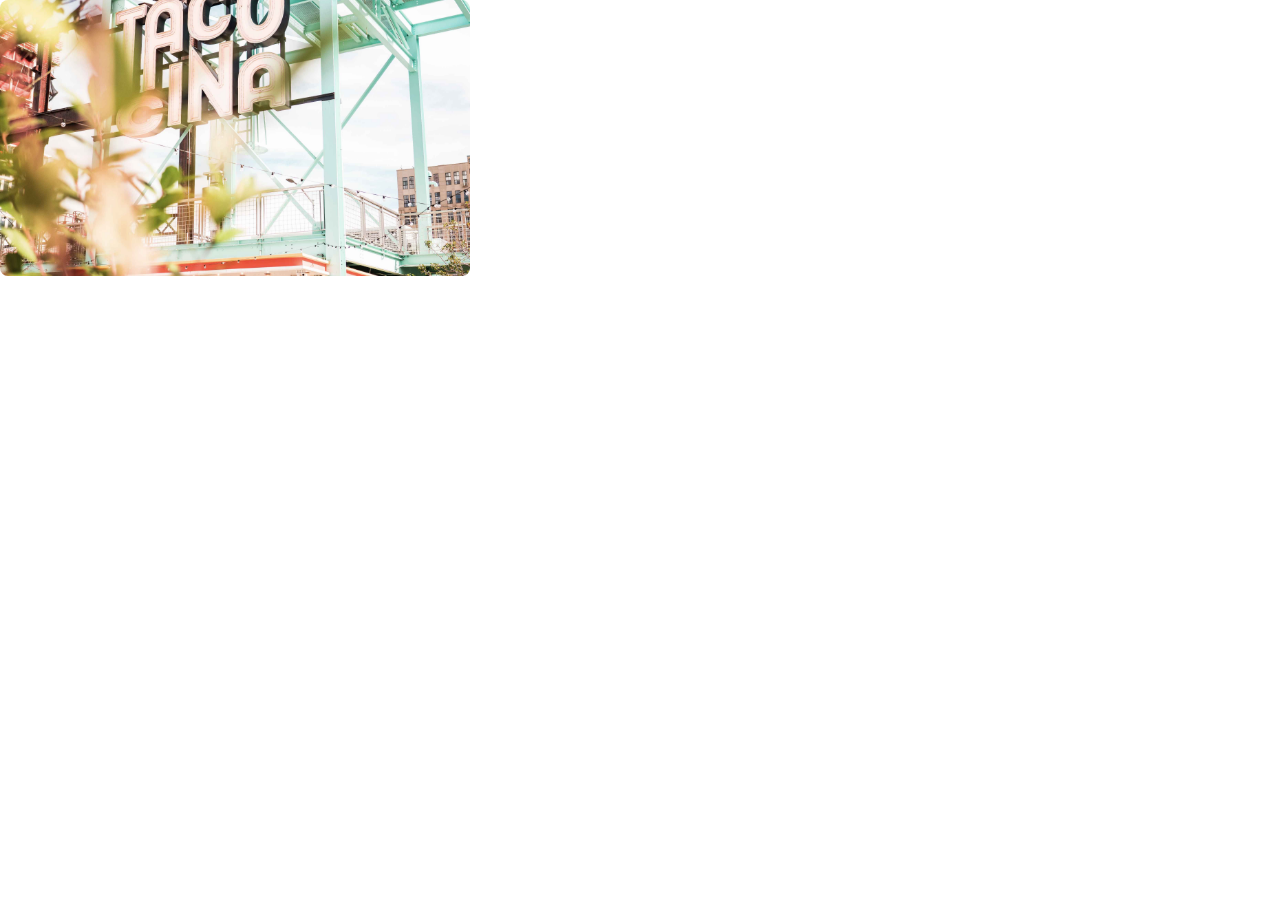
<file: components/work-card.html>
<!DOCTYPE html>
<html lang="en">
<head>
    <meta charset="UTF-8">
    <meta name="viewport" content="width=device-width, initial-scale=1.0">

    <link rel="stylesheet" href="https://cdnjs.cloudflare.com/ajax/libs/font-awesome/6.6.0/css/all.min.css" integrity="sha512-Kc323vGBEqzTmouAECnVceyQqyqdsSiqLQISBL29aUW4U/M7pSPA/gEUZQqv1cwx4OnYxTxve5UMg5GT6L4JJg==" crossorigin="anonymous" referrerpolicy="no-referrer" />
    <link rel="stylesheet" href="../css/global/fonts.css">
    <link rel="stylesheet" href="../css/global/base.css">

    <link rel="stylesheet" href="../css/atoms/headers-labels.css">
    <link rel="stylesheet" href="../css/atoms/button.css">
    <link rel="stylesheet" href="../css/atoms/work-card.css">

    <link rel="stylesheet" href="../css/components/nav.css">

    <link rel="stylesheet" href="../css/blocks/hero.css">
    <link rel="stylesheet" href="../css/blocks/content.css">
    <link rel="stylesheet" href="../css/blocks/showcase.css">


    <title>Document</title>
</head>
<body>

    <div class="card-container center-me">
        <img src="../assets/images/work1.jpg" alt="">
        <p class="properties-14-16">UI Kit</p>
        <h5>Mozart Project</h5>
    </div>
    
</body>
</html>
</file>
<file: css/global/fonts.css>
@font-face {
  font-display: swap;
  font-family: "DM Sans";
  font-style: normal;
  font-weight: 400;
  src: url(../../fonts/DMSans-Regular.ttf) format("truetype");
}

@font-face {
  font-display: swap;
  font-family: "DM Sans";
  font-style: normal;
  font-weight: 500;
  src: url(../../fonts/DMSans-Medium.ttf) format("truetype");
}

@font-face {
  font-display: swap;
  font-family: "DM Sans";
  font-style: normal;
  font-weight: 700;
  src: url(../../fonts/DMSans-Bold.ttf) format("opentype");
}
</file>
<file: css/global/base.css>
*,
*::before,
*::after {
  box-sizing: border-box;
}


body {
  padding: 0;
  margin: 0;
  font-family: "DM Sans";
  color: rgba(255, 255, 255, 1);
}

a {
  text-decoration: none;
  color: #0F1828;
  font-family: "DM Sans";
}

ul {
  padding: 0;
  list-style-type: none;
}

.reset-me {
  padding: 0;
  margin: 0;
}

.center-me {
  text-align: center;
}

.center-me-margin {
  margin: 0 auto;
}

.component-container {
  max-width: 1400px;
  min-width: 400px;
  padding: 0 20px;
}
</file>
<file: css/atoms/headers-labels.css>
.weight-500 {
    font-weight: 500;
}

.weight-700 {
    font-weight: 700;
}

h1 {
    font-size: 72px;
    line-height: 86px;
    letter-spacing: -1px;
    margin: 0;
    padding: 0;
}

h2 {
    font-size: 58px;
    line-height: 70px;
    letter-spacing: -1px;
    margin: 0;
    padding: 0;
}

h3 {
    font-size: 42px;
    line-height: 52px;
    letter-spacing: -0.1px;;
    margin: 0;
    padding: 0;
}

h5 {
    font-size: 22px;
    line-height: 32px;
    margin: 0;
    padding: 0;
}

.properties-24-31 {
    font-size: 24px;
    line-height: 31.25px;
    letter-spacing: -.029px;
}

.properties-14-26 {
    font-size: 14px;
    line-height: 26px;
    letter-spacing: 2px;
}

.properties-16-26 {
    font-size: 16px;
    line-height: 26px
}

.properties-18-26 {
    font-size: 18px;
    line-height: 26px;
}

.properties-18-28 {
    font-size: 18px;
    line-height: 28px;
}
</file>
<file: css/atoms/button.css>
/* Navigation Properties */
/* body {
    background: rgb(77, 77, 77);
} */
.nav-button {
    border: none;
    background: none;
}

.button-border {
    border: 1px solid;
    border-radius: 50px;
}

.hero.button-border {
    background: rgba(72, 43, 231, 1);
    color: rgba(255, 255, 255, 1);
    padding: 17px 35px;
    height: fit-content;
    border: none;
    cursor: pointer;
}

.showcase.button-border {
    border: 2px solid rgba(255, 255, 255, .5);
    color: rgba(255, 255, 255, 1);
    background: transparent;
    padding: 13px 24px;
}
</file>
<file: css/atoms/work-card.css>
.card-container {
    max-width: 470px; 
}

.card-container img {
    width: 100%;
    aspect-ratio: 1.7 / 1;
    overflow: hidden;
    max-height: 280px;
    object-fit: cover;
    border-radius: 8px;
}
</file>
<file: css/components/nav.css>
.nav-container {
    display: flex;
    justify-content: center;
    gap: 40px;
}

.nav-container button {
    color: rgba(255, 255, 255, 1);
    cursor: pointer;
}

.nav-container button:nth-child(1) {
    opacity: 30%;
}



@media (max-width: 550px) {
    .nav-container > button {
        visibility: hidden;
        opacity: 0;
    }

    .burger {
        display: block;
    }
}
</file>
<file: css/components/burger.css>
#burger-menu,
#menu {
  display: none;
}

@media (max-width: 550px) {
  #burger-menu,
  #menu {
    display: block;
  }

  #burger-menu {
    cursor: pointer;
    height: 27px;
    width: 27px;
    right: 0;
    margin: 20px 25px 0 0;
    overflow: visible;
    position: absolute;
    z-index: 2;
  }

  #burger-menu span,
  #burger-menu span:before,
  #burger-menu span:after {
    cursor: pointer;
    background: #fff;
    display: block;
    height: 4px;
    opacity: 1;
    position: absolute;
    transition: 0.3s ease-in-out;
  }

  #burger-menu span:before,
  #burger-menu span:after {
    content: "";
  }
  #burger-menu span {
    right: 0px;
    top: 13px;
    width: 27px;
  }
  #burger-menu span:before {
    left: 0px;
    top: -10px;
    width: 16px;
  }
  #burger-menu span:after {
    left: 0px;
    top: 10px;
    width: 20px;
  }

  #burger-menu.close span {
    transform: rotate(-45deg);
    top: 13px;
    width: 27px;
  }
  #burger-menu.close span:before {
    top: 0px;
    transform: rotate(90deg);
    width: 27px;
  }
  #burger-menu.close span:after {
    top: 0px;
    left: 0;
    transform: rotate(90deg);
    opacity: 0;
    width: 0;
  }

  #menu {
    z-index: 1;
    min-width: 100%;
    min-height: 100%;
    position: fixed;
    top: 0;
    height: 0;
    visibility: hidden;
    opacity: 0;
    text-align: center;
    padding-top: 20px;
    transition: all 0.3s ease-in-out;
  }

  #menu.overlay {
    visibility: visible;
    opacity: 1;
    padding-top: 100px;
    background: rgba(0, 0, 0, 0.8);
  }

  #menu li {
    list-style: none;
  }

  #menu li:last-of-type {
    margin-top: -20px;
  }


  #menu a {
    color: #fff;
    display: block;
    font-size: 32px;
    margin-bottom: 30px;
    text-decoration: none;
  }

  .fa-2x {
    font-size: 1em
  }
}
</file>
<file: css/components/mini-profile.css>
.profile-description {
    flex-wrap: wrap;
    /* max-width: 161px; */
    display: flex;
    flex-direction: column;
    justify-content: space-between;
    width: 183px;
}  

.profile-description > div {
    width: 100%;
}  

.profile-description > div > div {
    height: 155px;
    display: flex;
    flex-direction: column;
    justify-content: space-around;
}

.profile-description img {
    border-radius: 50%;
    width: 100px;  

}

.profile-description h5 {
    padding-top: 15px;
    font-weight: 400;
}

.profile-description p {
    margin-top: 8.2px;
    margin-bottom: 20px;
}

.socials {
    width: fit-content;
}

.socials i {
    font-size: 17px;
    margin-right: 20px;
}

/* .profile-description:nth-child(5) {
    margin-left: 25px;
    margin-right: -25px;
} */

/* .profile-description:last-child {
    margin-left: 0;
} */

@media (max-width: 550px) {
    .profile-description img {
        margin: 0 auto;
    }
}
</file>
<file: css/components/footer.css>
footer {
    background: rgba(47, 24, 147, 1);
}

i {
    cursor: pointer;
}
.final-context {
    padding: 48px 115px 45px 115px;
    transition: all .5s ease-in-out;
}

.top-footer, .footer-privacy, .footer-socials {
    display: flex;
}


.top-footer {
    justify-content: space-between;
    border-bottom: 2px solid rgba(255, 255, 255, .5)
    ;
    padding-bottom: 40px;
}

.footer-privacy {
    gap: 35px;
    transform: translate(0%, 10%);
    cursor: pointer;
}


.footer-privacy > div {
    display: flex;
    justify-content: space-between;
    gap: 5px;
    width: fit-content;
}

.footer-privacy > div > p:first-child {
    display: flex;
    margin-right: 25px;
}



.footer-socials {
    transform: translate(0%, 27%);
    /* margin-top: 25px; */
}

.footer-socials i:nth-child(2){
    margin: 0 29px;
}

.bottom-footer {
    display: flex;
    justify-content: space-between;
    margin-top: 47px;
    

}

.sub-bottom-footer-top {
    display: flex;
    justify-content: space-evenly;
    
}

.bottom-footer p {
    cursor: pointer;
    margin-right: 29px;
}

/* .bottom-footer p:last-child {
    margin-left: auto; 
    margin-right: 0;
} */

@media (max-width: 1151px) {
    .bottom-footer {
        flex-direction: column;
        align-items: center;
    }

    .sub-bottom-footer-top {
        margin: 0 auto;
        text-align: center;
    }

    .sub-bottom-footer-top > p {
        justify-content: center;
    }
}

@media (max-width: 835px) {
    .final-context {
        padding-left: 0;
        padding-right: 0;
    }
}

@media (max-width: 600px) {
    .top-footer {
        flex-direction: column;
        align-items: center;
    }  
    .footer-socials {
        margin: 0 auto;
        margin-bottom: 20px;
    }

    .top-footer {
        padding-bottom: 10px;
    }

    .footer-privacy {
        flex-direction: column;
        gap: 5px;
    }

    .bottom-footer {
        margin: 10px;
    }

    .sub-bottom-footer-top, .bottom-footer > p {
        display: flex;
        flex-direction: column;
        margin: 0 auto;
    }

    .sub-bottom-footer-top > p {
        margin: 0 auto;
    }
}
</file>
<file: css/blocks/hero.css>
.hero {
    background:linear-gradient(0deg, rgba(47, 24, 147, 0.3), rgba(47, 24, 147, 0.3)), url(../../assets/images/hero.jpg);   
    background-size: contain;
    background-repeat: no-repeat;
    padding-bottom: 163px;
    background-size: 100% 100%;
}

.hero-description {
    max-width: 735px;
    margin: 0 auto;
    margin-top: 140px;
}

.hero-description h1 {
    padding: 27px 0;
}

.hero button {
    margin-top: 85px;
}
</file>
<file: css/blocks/content.css>
.content {
    background:linear-gradient(0deg, rgba(47, 24, 147, 0.3), rgba(47, 24, 147, 0.3)), url(../../assets/images/content.jpg);   
    background-repeat: no-repeat;
    padding-bottom: 163px;
    background-size: 100%;

    background-position: 40% 50%;
}

.content-description {
    padding: 200px 0 125px 0;
    max-width: 815px;
    margin: 0 auto;
}

.content-description h2 {
    margin: 28px 0;
}

@media (max-width: 600px) {
    .content {
        background-size: cover;
    }
}
</file>
<file: css/blocks/showcase.css>
.showcase { 
    background: rgba(47, 24, 147, 1);
}

.showcase-description {
    margin: 0 auto;
    max-width: 970px;
}

.showcase-intro {
    display: flex;
    justify-content: space-between;
    padding-top: 100px;
    padding-bottom: 52px;
    flex-wrap: wrap;

    width: 100%;
    /* CENTERING and MARGIN AUTO DOESNT WORK */
}

.showcase-preview p {
    text-transform: uppercase;
    margin-top: 33px;
    margin-bottom: 3px;
}

.double-card {
    display: flex;
    justify-content: space-between;
    /* flex-wrap: wrap; */
    padding-bottom: 75px;
    gap: 15px;
}

@media (max-width: 750px) {

    .double-card {
        flex-direction: column;
        align-items: center;
    }
}
</file>
<file: css/blocks/team.css>
.team {
    background: rgba(47, 24, 147, 1);
}

.team-container {
    padding: 100px 115px;
    margin: 0 auto;
}

.team-intro {
    max-width: 800px;
}

.team-intro h5 {
    margin-top: 31px;
    margin-bottom: 70px;
}

.team-profile {
    /* max-width: 764px; */
    max-width: 1000px;
    display: flex;
    gap: 70px 150px;
    flex-wrap: wrap;
}



@media (max-width: 1019px) {
    .team-container {
        padding: 100px 0;
        margin: 0 auto;
        /* transition: all .5s ease-in-out; */
    }
}



@media (max-width: 800px) {
    .team-profile {
        max-width: 725px;
        justify-content: center;
    }
}

@media (max-width: 550px) {
    .team-profile {
        max-width: 480px;
    }
    .profile-description {
        width: 100%;
        display: flex;
        margin: 0 auto !important;
        text-align: center;


    }
}
</file>
